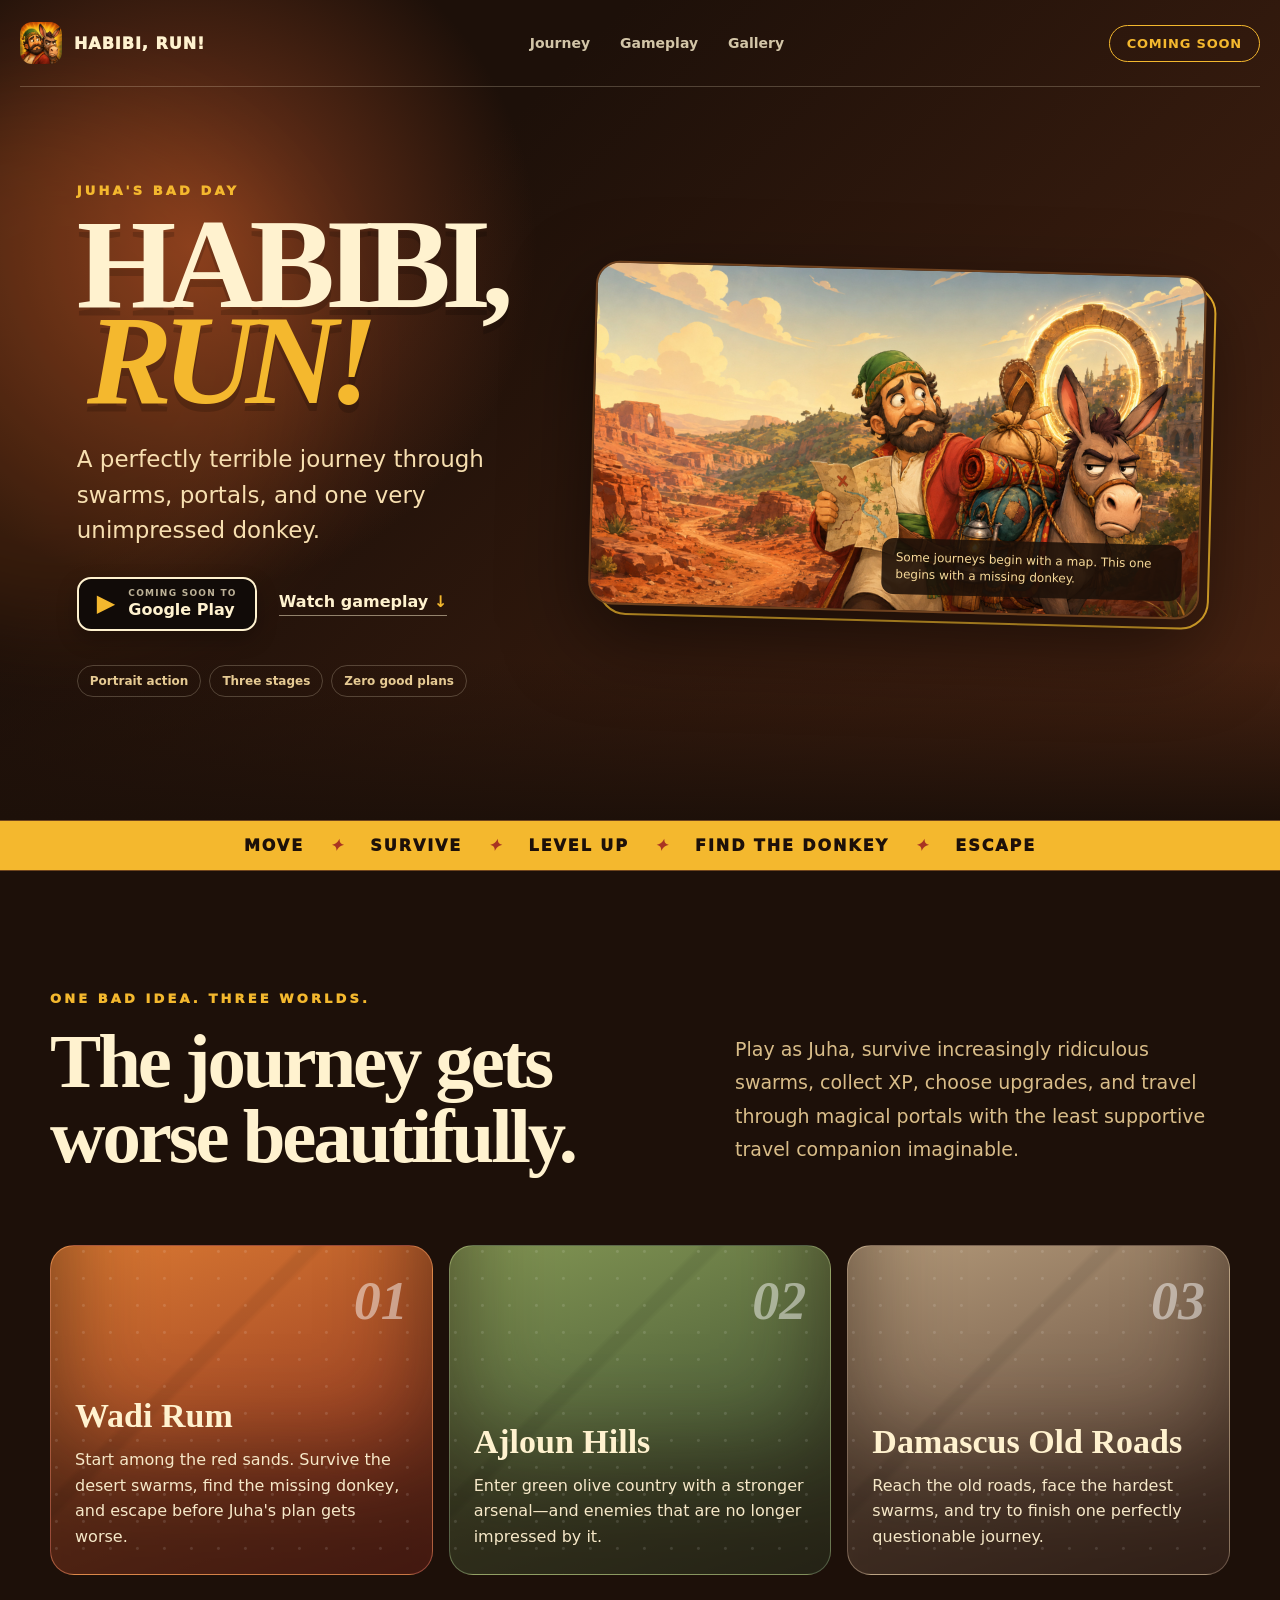
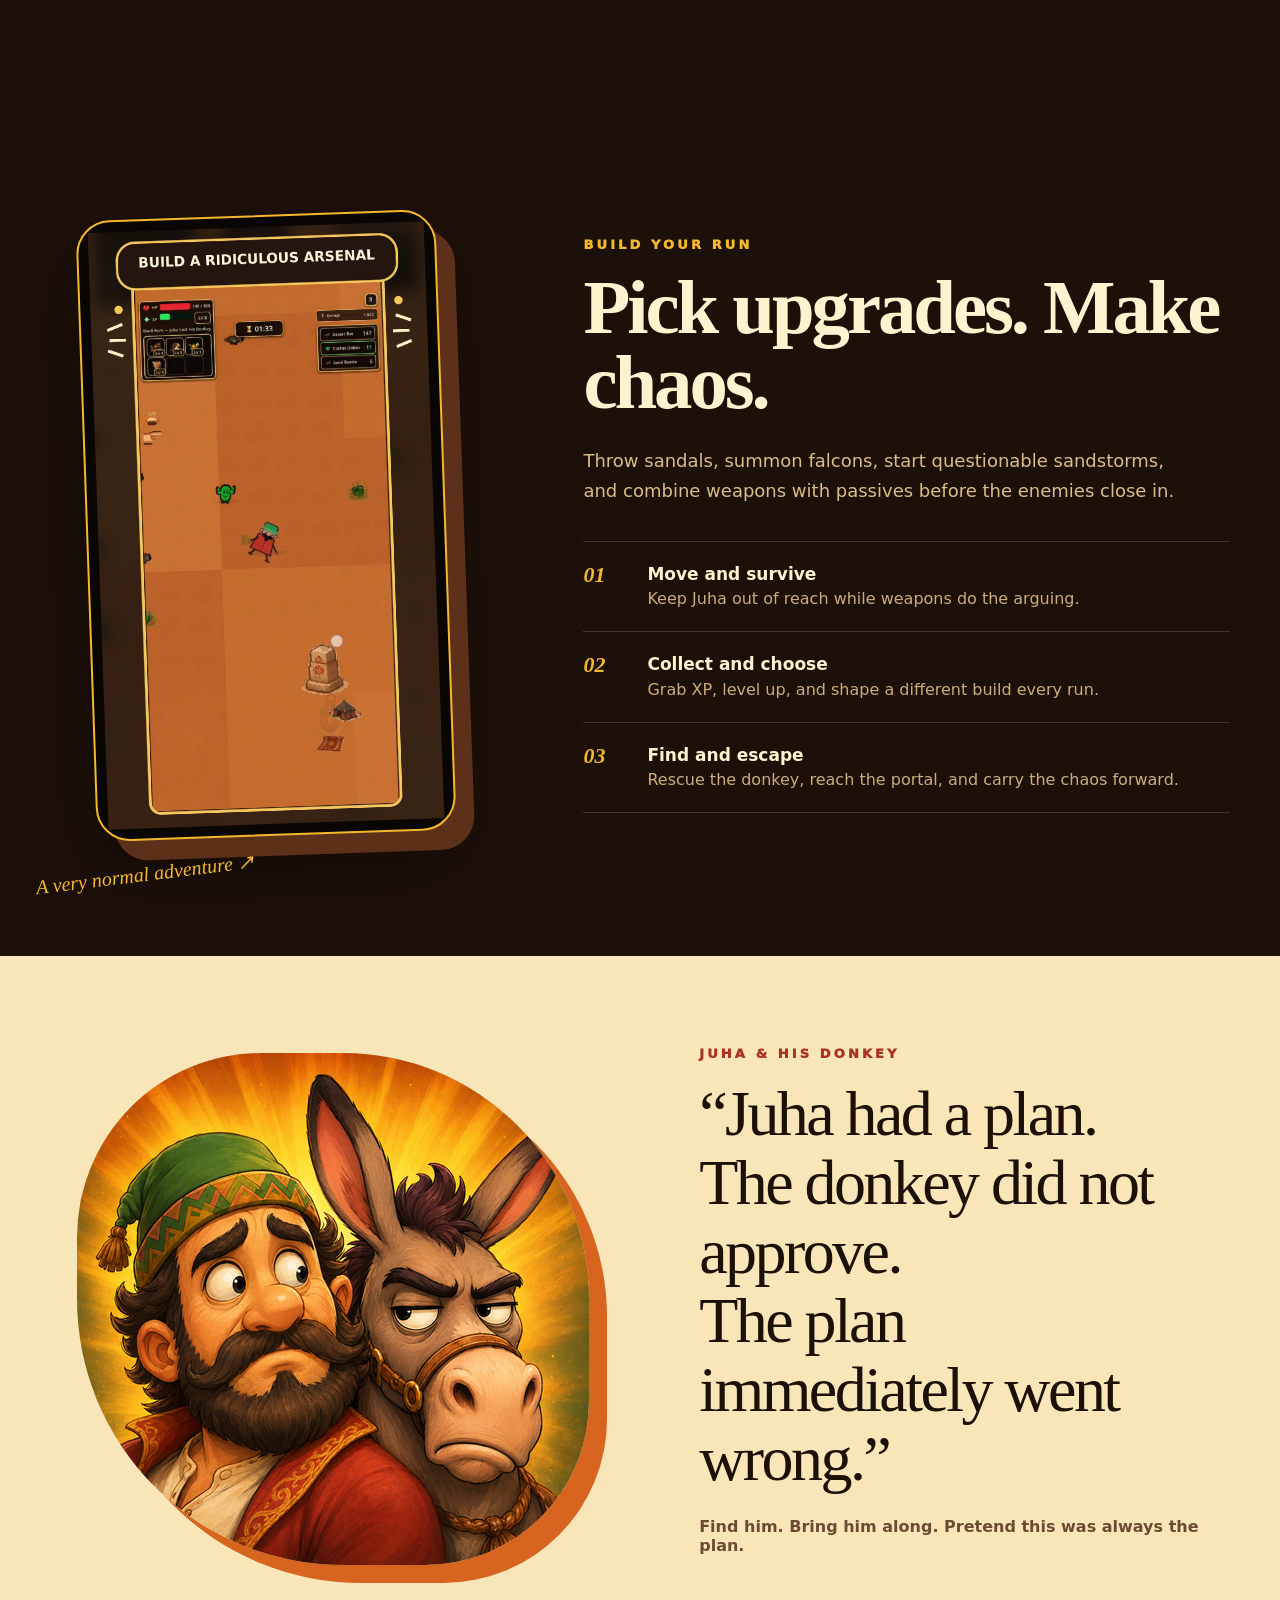
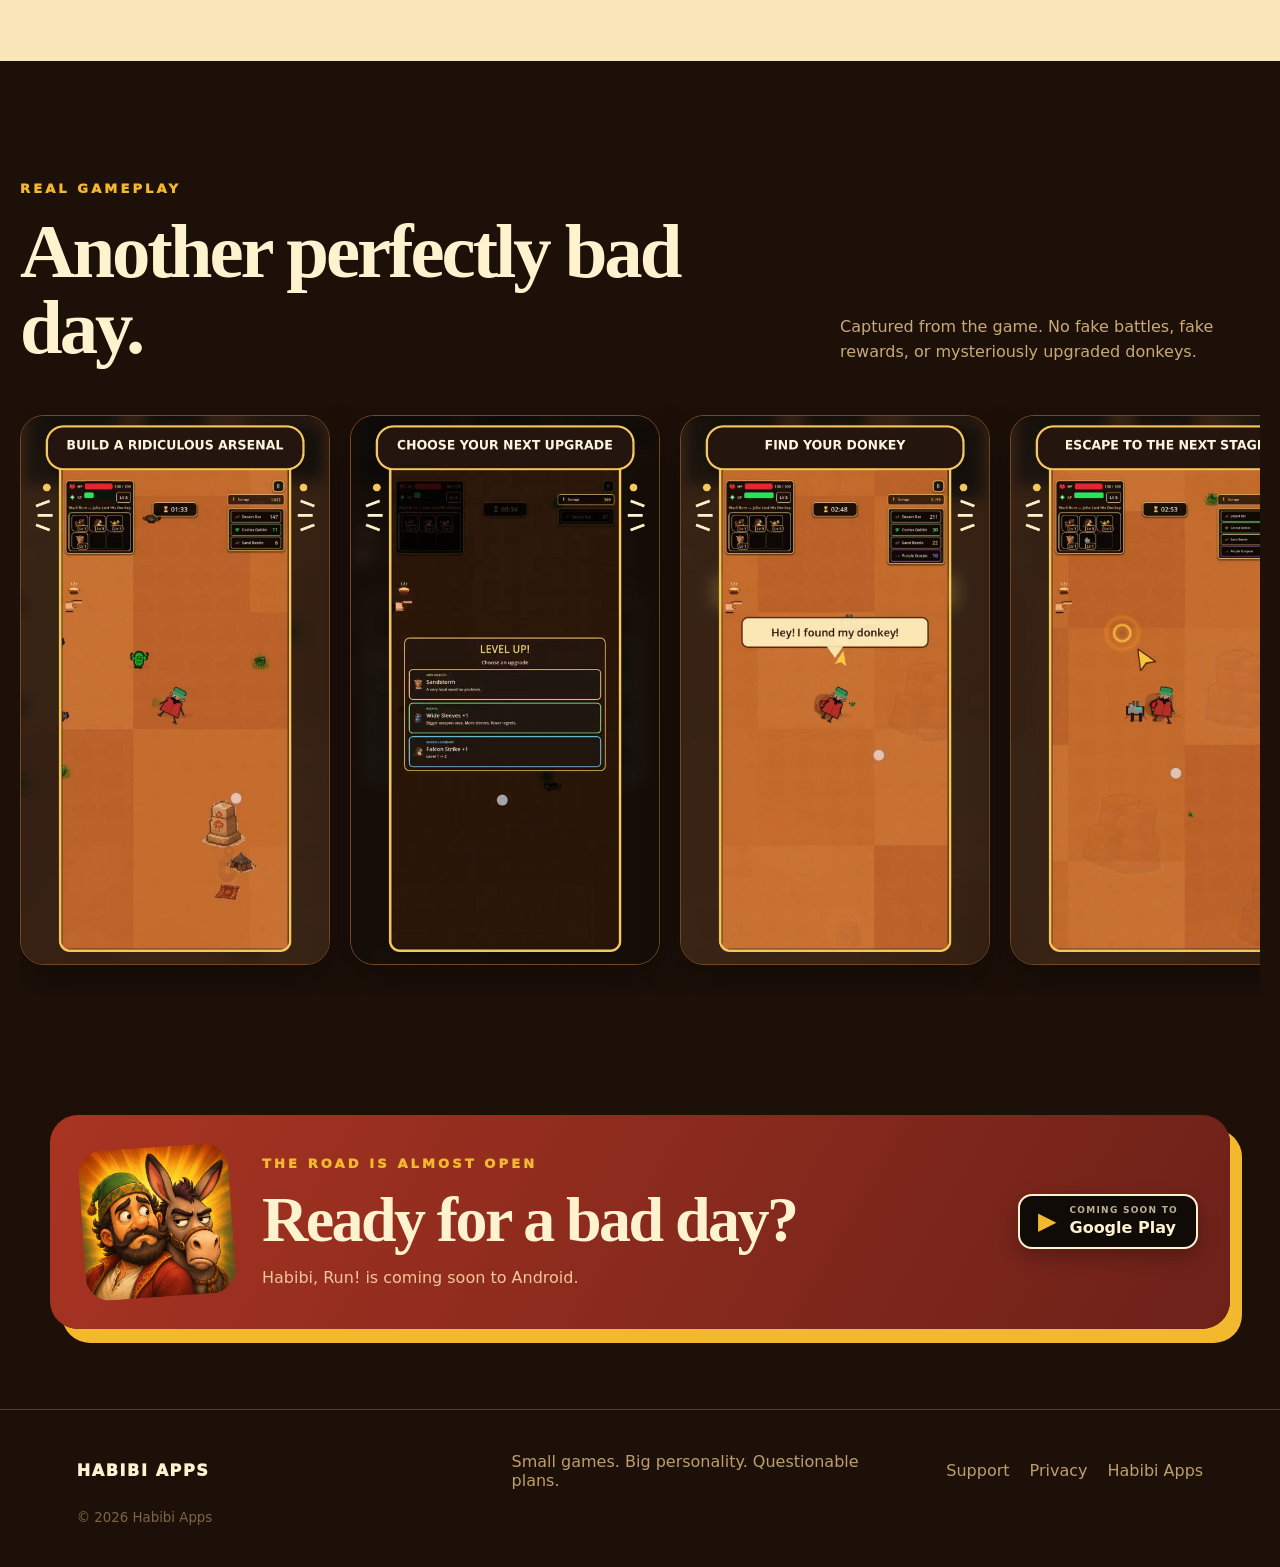
<file: index.html>
<!doctype html><html lang="en"><head><meta charset="utf-8"><meta name="viewport" content="width=device-width,initial-scale=1"><meta http-equiv="refresh" content="0;url=/habibirun/"><title>Habibi, Run!</title><link rel="canonical" href="https://habibiapps.com/habibirun/"></head><body><p><a href="/habibirun/">Open Habibi, Run!</a></p></body></html>
</file>
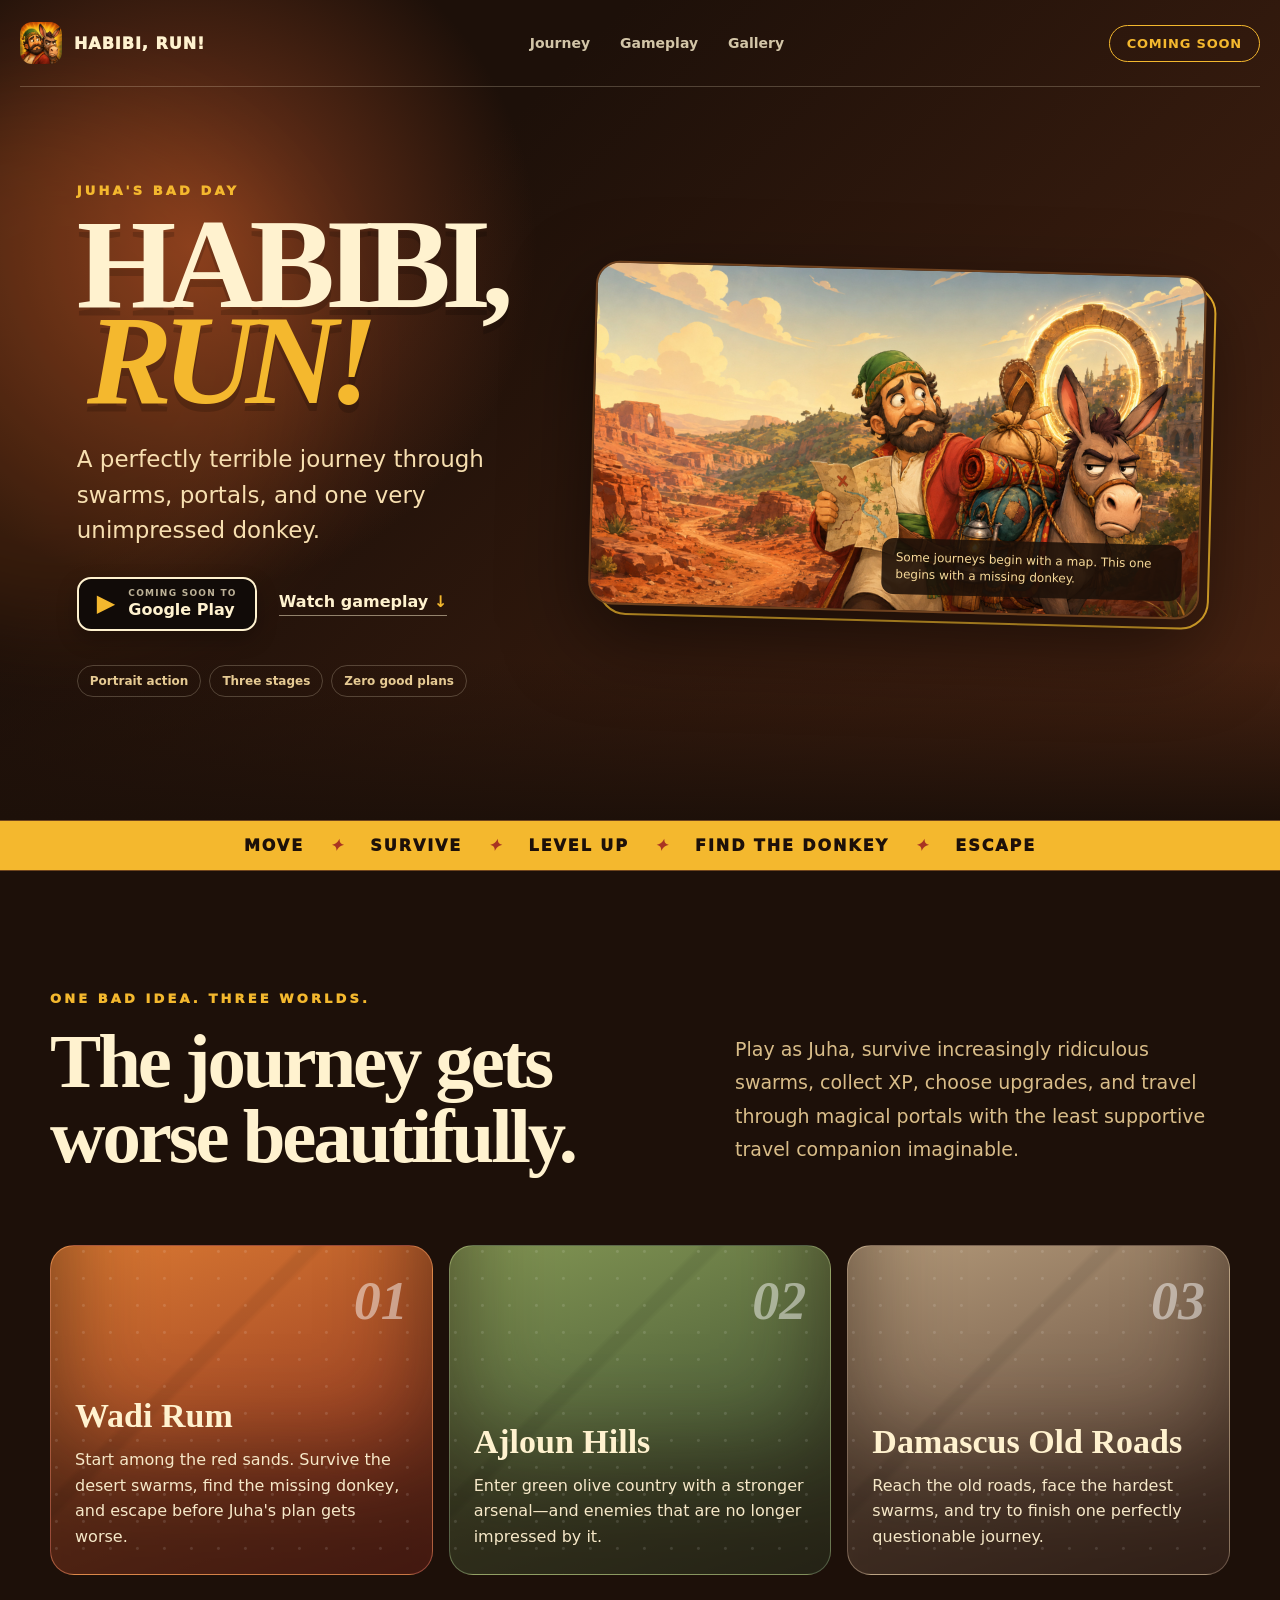
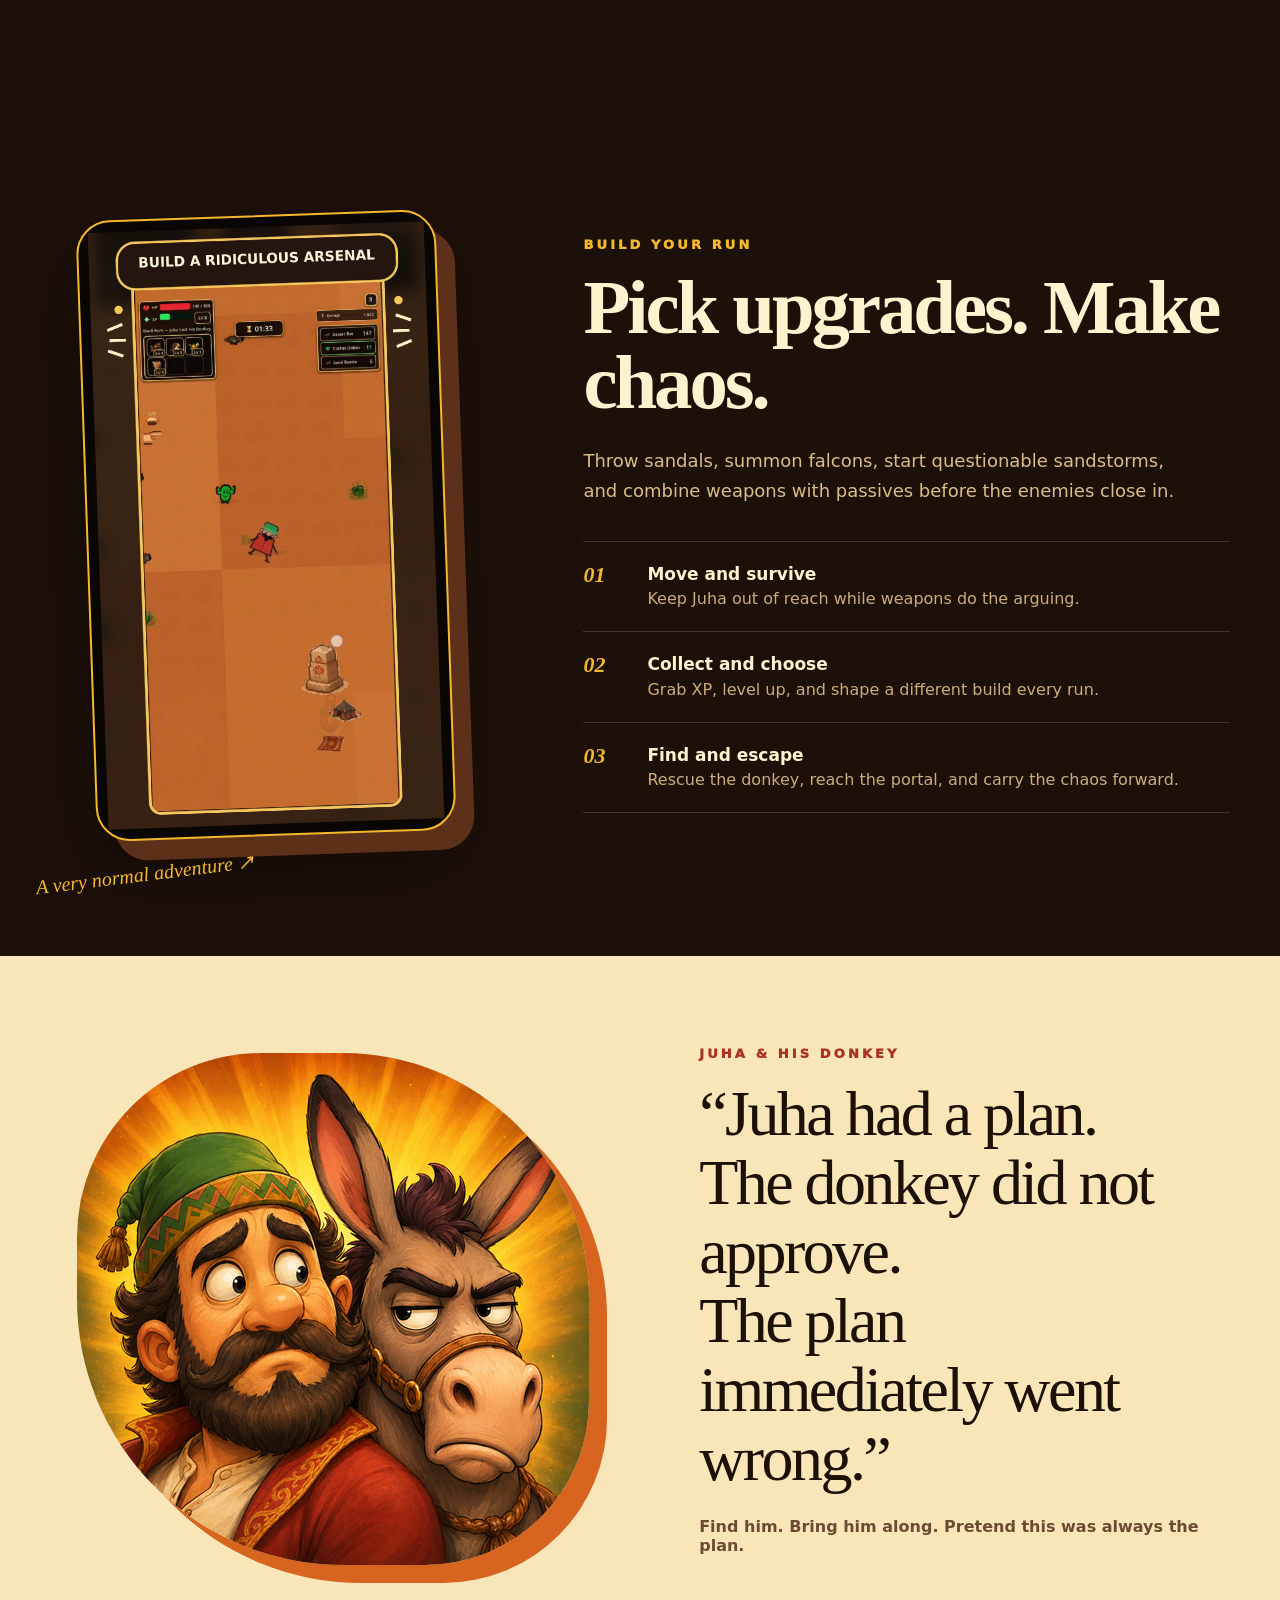
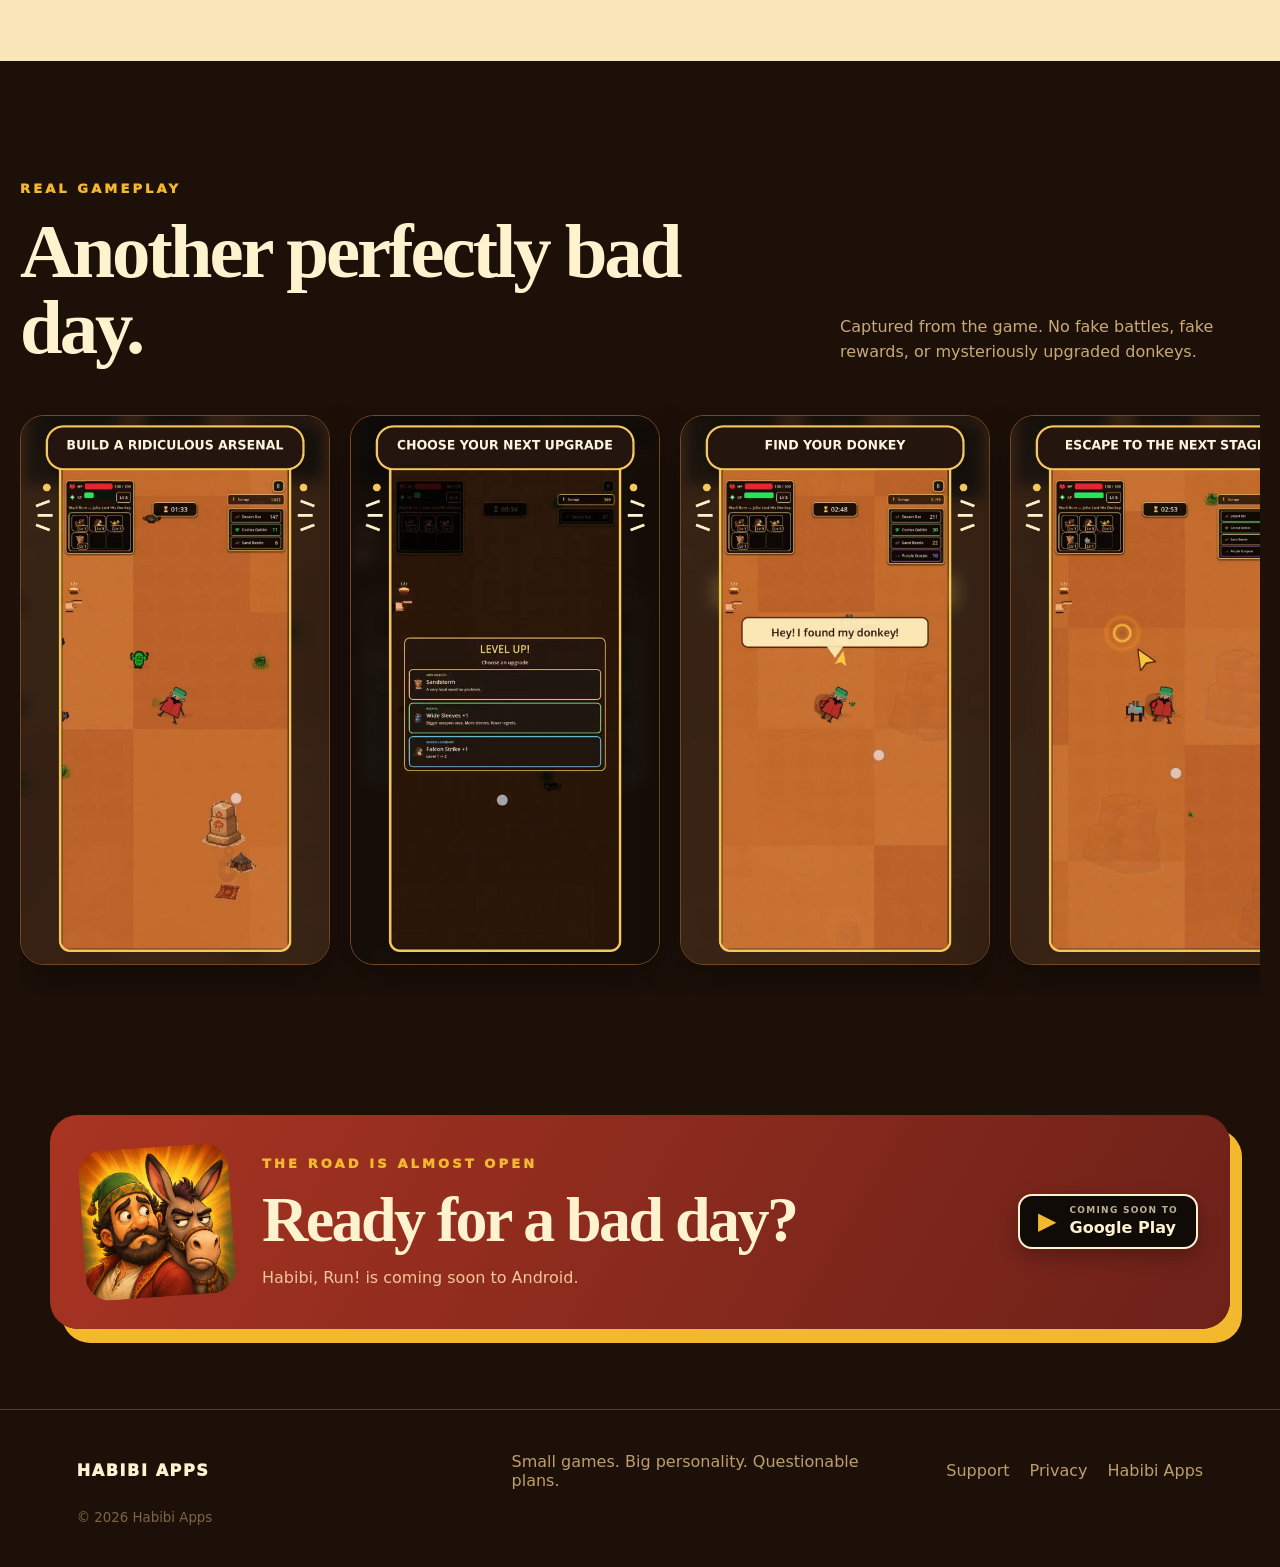
<file: habibirun/index.html>
<!doctype html>
<html lang="en">
<head>
  <meta charset="utf-8">
  <meta name="viewport" content="width=device-width,initial-scale=1">
  <meta name="theme-color" content="#1d1009">
  <title>Habibi, Run! — Juha's Bad Day</title>
  <meta name="description" content="Survive wild swarms, rescue your donkey, and escape through magical portals in a funny portrait survival-action adventure.">
  <link rel="canonical" href="https://habibiapps.com/habibirun/">
  <link rel="icon" href="./assets/icon.png">
  <meta property="og:title" content="Habibi, Run! — Juha's Bad Day">
  <meta property="og:description" content="A perfectly terrible journey through swarms, portals, and one very unimpressed donkey.">
  <meta property="og:type" content="website">
  <meta property="og:url" content="https://habibiapps.com/habibirun/">
  <meta property="og:image" content="https://habibiapps.com/habibirun/assets/og.jpg">
  <meta name="twitter:card" content="summary_large_image">
  <link rel="stylesheet" href="./styles.css">
</head>
<body>
<main>
  <header class="site-header">
    <a class="brand" href="#top" aria-label="Habibi Run home"><img src="./assets/icon.png" alt=""><span>HABIBI, RUN!</span></a>
    <nav aria-label="Primary navigation"><a href="#journey">Journey</a><a href="#gameplay">Gameplay</a><a href="#gallery">Gallery</a></nav>
    <a class="small-cta" href="#play">Coming soon</a>
  </header>
  <section class="hero" id="top">
    <div class="hero-glow" aria-hidden="true"></div>
    <div class="hero-copy">
      <p class="eyebrow">JUHA'S BAD DAY</p><h1>HABIBI,<span>RUN!</span></h1>
      <p class="hero-line">A perfectly terrible journey through swarms, portals, and one very unimpressed donkey.</p>
      <div class="hero-actions" id="play"><span class="play-badge" role="status"><span class="play-mark">▶</span><span><small>COMING SOON TO</small>Google Play</span></span><a class="text-link" href="#gameplay">Watch gameplay <span>↓</span></a></div>
      <ul class="quick-facts" aria-label="Game features"><li>Portrait action</li><li>Three stages</li><li>Zero good plans</li></ul>
    </div>
    <figure class="hero-art"><img src="./assets/hero.jpg" alt="Juha and his unimpressed donkey overlook Wadi Rum, Ajloun and Damascus"><figcaption>Some journeys begin with a map. This one begins with a missing donkey.</figcaption></figure>
  </section>
  <section class="ticker" aria-label="Game loop"><div>MOVE <i>✦</i> SURVIVE <i>✦</i> LEVEL UP <i>✦</i> FIND THE DONKEY <i>✦</i> ESCAPE</div></section>
  <section class="section intro" id="journey">
    <div class="section-heading"><p class="eyebrow">ONE BAD IDEA. THREE WORLDS.</p><h2>The journey gets worse beautifully.</h2></div>
    <p class="section-lede">Play as Juha, survive increasingly ridiculous swarms, collect XP, choose upgrades, and travel through magical portals with the least supportive travel companion imaginable.</p>
    <div class="stage-grid">
      <article class="stage-card stage-desert"><span class="stage-number">01</span><div><h3>Wadi Rum</h3><p>Start among the red sands. Survive the desert swarms, find the missing donkey, and escape before Juha's plan gets worse.</p></div></article>
      <article class="stage-card stage-hills"><span class="stage-number">02</span><div><h3>Ajloun Hills</h3><p>Enter green olive country with a stronger arsenal—and enemies that are no longer impressed by it.</p></div></article>
      <article class="stage-card stage-stone"><span class="stage-number">03</span><div><h3>Damascus Old Roads</h3><p>Reach the old roads, face the hardest swarms, and try to finish one perfectly questionable journey.</p></div></article>
    </div>
  </section>
  <section class="section gameplay" id="gameplay">
    <div class="video-column"><div class="video-shell"><img src="./assets/screenshots/02-combat.jpg" alt="Juha survives a busy desert swarm using an upgraded arsenal"></div><span class="scribble" aria-hidden="true">A very normal adventure ↗</span></div>
    <div class="gameplay-copy"><p class="eyebrow">BUILD YOUR RUN</p><h2>Pick upgrades. Make chaos.</h2><p>Throw sandals, summon falcons, start questionable sandstorms, and combine weapons with passives before the enemies close in.</p>
      <ol class="loop-list"><li><b>01</b><span><strong>Move and survive</strong>Keep Juha out of reach while weapons do the arguing.</span></li><li><b>02</b><span><strong>Collect and choose</strong>Grab XP, level up, and shape a different build every run.</span></li><li><b>03</b><span><strong>Find and escape</strong>Rescue the donkey, reach the portal, and carry the chaos forward.</span></li></ol>
    </div>
  </section>
  <section class="duo-section"><img src="./assets/icon.png" alt="Close-up of Juha looking worried beside his unimpressed donkey"><div><p class="eyebrow">JUHA &amp; HIS DONKEY</p><blockquote>“Juha had a plan.<br>The donkey did not approve.<br>The plan immediately went wrong.”</blockquote><p>Find him. Bring him along. Pretend this was always the plan.</p></div></section>
  <section class="section gallery" id="gallery">
    <div class="section-heading gallery-heading"><div><p class="eyebrow">REAL GAMEPLAY</p><h2>Another perfectly bad day.</h2></div><p>Captured from the game. No fake battles, fake rewards, or mysteriously upgraded donkeys.</p></div>
    <div class="screenshot-rail" tabindex="0" aria-label="Gameplay screenshot gallery">
      <figure><img src="./assets/screenshots/02-combat.jpg" alt="Build a ridiculous arsenal" loading="lazy"></figure><figure><img src="./assets/screenshots/03-upgrade.jpg" alt="Choose your next upgrade" loading="lazy"></figure><figure><img src="./assets/screenshots/04-donkey.jpg" alt="Find your donkey" loading="lazy"></figure><figure><img src="./assets/screenshots/05-portal.jpg" alt="Escape to the next stage" loading="lazy"></figure><figure><img src="./assets/screenshots/06-ajloun.jpg" alt="Survive tougher swarms" loading="lazy"></figure><figure><img src="./assets/screenshots/07-swarm.jpg" alt="Chaos follows everywhere" loading="lazy"></figure><figure><img src="./assets/screenshots/08-defeat.jpg" alt="Another perfectly bad day" loading="lazy"></figure>
    </div>
  </section>
  <section class="final-cta"><img src="./assets/icon.png" alt=""><div><p class="eyebrow">THE ROAD IS ALMOST OPEN</p><h2>Ready for a bad day?</h2><p>Habibi, Run! is coming soon to Android.</p></div><span class="play-badge"><span class="play-mark">▶</span><span><small>COMING SOON TO</small>Google Play</span></span></section>
  <footer><a class="footer-brand" href="#top">HABIBI APPS</a><p>Small games. Big personality. Questionable plans.</p><div><a href="mailto:akour@habibiapps.com">Support</a><a href="./privacy/">Privacy</a><a href="https://habibiapps.com">Habibi Apps</a></div><small>© 2026 Habibi Apps</small></footer>
</main>
</body>
</html>
</file>
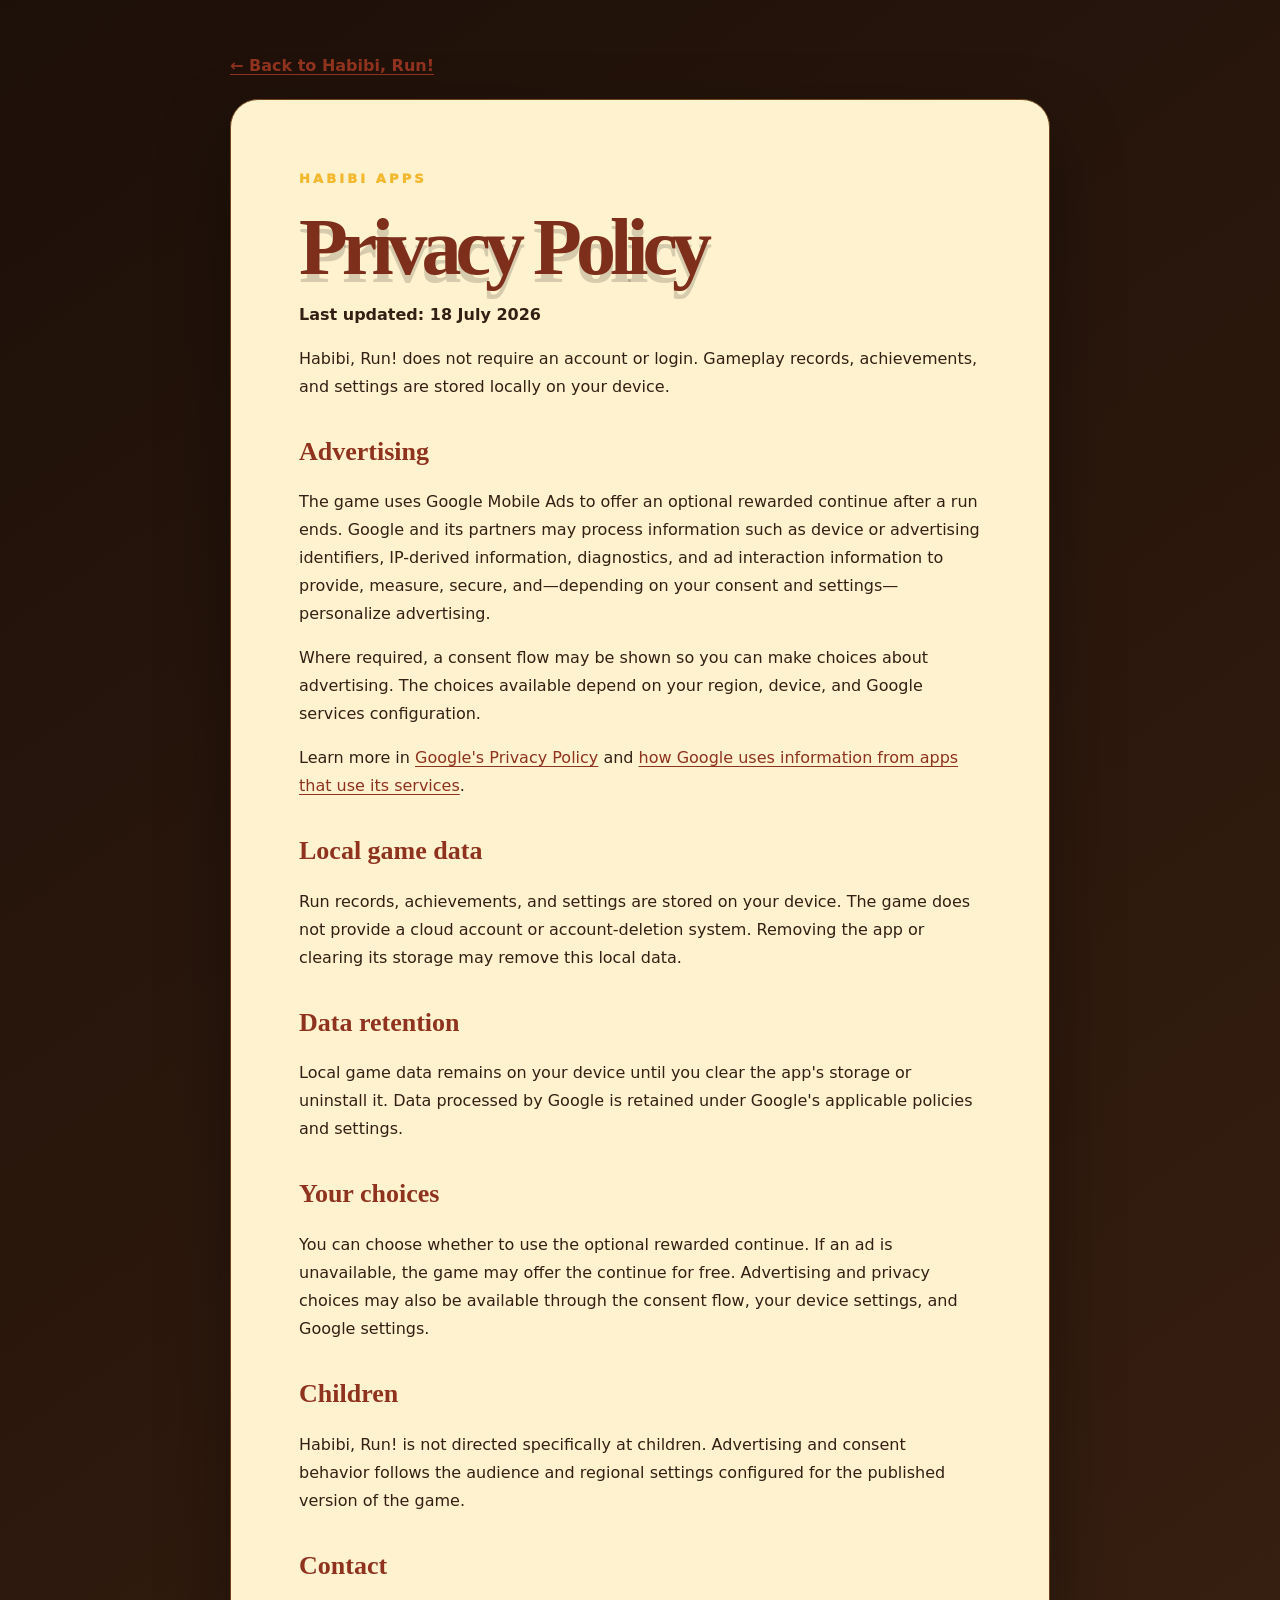
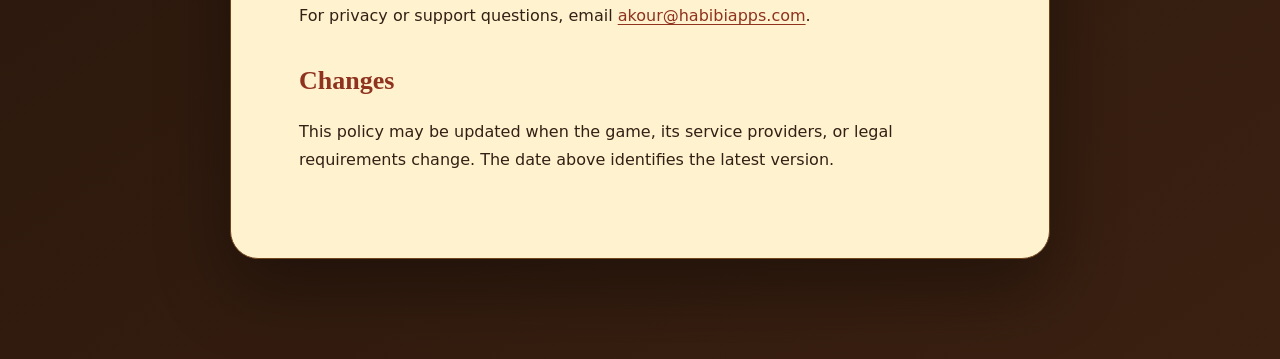
<file: habibirun/privacy/index.html>
<!doctype html>
<html lang="en"><head><meta charset="utf-8"><meta name="viewport" content="width=device-width,initial-scale=1"><meta name="theme-color" content="#1d1009"><title>Privacy Policy — Habibi, Run!</title><meta name="description" content="Privacy policy for Habibi, Run! by Habibi Apps."><link rel="canonical" href="https://habibiapps.com/habibirun/privacy/"><link rel="icon" href="../assets/icon.png"><link rel="stylesheet" href="../styles.css"></head>
<body><main class="privacy-page"><a class="privacy-back" href="../">← Back to Habibi, Run!</a><article>
  <p class="eyebrow">HABIBI APPS</p><h1>Privacy Policy</h1><p><strong>Last updated: 18 July 2026</strong></p>
  <p>Habibi, Run! does not require an account or login. Gameplay records, achievements, and settings are stored locally on your device.</p>
  <h2>Advertising</h2><p>The game uses Google Mobile Ads to offer an optional rewarded continue after a run ends. Google and its partners may process information such as device or advertising identifiers, IP-derived information, diagnostics, and ad interaction information to provide, measure, secure, and—depending on your consent and settings—personalize advertising.</p>
  <p>Where required, a consent flow may be shown so you can make choices about advertising. The choices available depend on your region, device, and Google services configuration.</p>
  <p>Learn more in <a href="https://policies.google.com/privacy">Google's Privacy Policy</a> and <a href="https://policies.google.com/technologies/partner-sites">how Google uses information from apps that use its services</a>.</p>
  <h2>Local game data</h2><p>Run records, achievements, and settings are stored on your device. The game does not provide a cloud account or account-deletion system. Removing the app or clearing its storage may remove this local data.</p>
  <h2>Data retention</h2><p>Local game data remains on your device until you clear the app's storage or uninstall it. Data processed by Google is retained under Google's applicable policies and settings.</p>
  <h2>Your choices</h2><p>You can choose whether to use the optional rewarded continue. If an ad is unavailable, the game may offer the continue for free. Advertising and privacy choices may also be available through the consent flow, your device settings, and Google settings.</p>
  <h2>Children</h2><p>Habibi, Run! is not directed specifically at children. Advertising and consent behavior follows the audience and regional settings configured for the published version of the game.</p>
  <h2>Contact</h2><p>For privacy or support questions, email <a href="mailto:akour@habibiapps.com">akour@habibiapps.com</a>.</p>
  <h2>Changes</h2><p>This policy may be updated when the game, its service providers, or legal requirements change. The date above identifies the latest version.</p>
</article></main></body></html>
</file>
<file: habibirun/styles.css>
:root { --ink:#1d1009; --cream:#fff2cf; --paper:#f8e6b8; --gold:#f4b82e; --orange:#d76520; --red:#a93422; }
* { box-sizing:border-box; }
html { scroll-behavior:smooth; }
body { margin:0; background:var(--ink); color:var(--cream); font-family:Inter,ui-sans-serif,system-ui,-apple-system,BlinkMacSystemFont,"Segoe UI",sans-serif; }
a { color:inherit; text-decoration:none; }
img { display:block; max-width:100%; }
:focus-visible { outline:3px solid var(--gold); outline-offset:4px; }
.site-header { position:absolute; z-index:10; top:0; left:50%; width:min(1240px,calc(100% - 40px)); transform:translateX(-50%); display:flex; align-items:center; justify-content:space-between; gap:24px; padding:22px 0; border-bottom:1px solid rgba(255,242,207,.22); }
.brand { display:flex; align-items:center; gap:12px; font-weight:950; letter-spacing:.06em; }
.brand img { width:42px; height:42px; border-radius:12px; }
nav { display:flex; gap:30px; font-size:14px; font-weight:750; }
nav a { opacity:.8; }
nav a:hover { opacity:1; color:var(--gold); }
.small-cta { border:1px solid var(--gold); border-radius:999px; padding:10px 17px; color:var(--gold); font-size:13px; font-weight:850; text-transform:uppercase; letter-spacing:.06em; }
.hero { min-height:820px; position:relative; overflow:hidden; display:grid; grid-template-columns:minmax(0,.85fr) minmax(520px,1.15fr); align-items:center; gap:clamp(30px,5vw,80px); padding:140px max(6vw,calc((100vw - 1240px)/2)) 80px; background:radial-gradient(circle at 15% 30%,#7f3a1d 0,transparent 28%),linear-gradient(135deg,#1d1009 30%,#4a2412 100%); }
.hero::after { content:""; position:absolute; inset:auto 0 0; height:160px; background:linear-gradient(transparent,var(--ink)); pointer-events:none; }
.hero-glow { position:absolute; width:520px; height:520px; left:-200px; top:100px; background:var(--orange); opacity:.15; filter:blur(50px); border-radius:50%; }
.hero-copy { position:relative; z-index:2; }
.eyebrow { margin:0 0 18px; color:var(--gold); font-size:13px; font-weight:950; letter-spacing:.24em; }
h1,h2,h3,blockquote { font-family:Georgia,"Times New Roman",serif; }
h1 { margin:0; font-size:clamp(78px,10vw,152px); line-height:.75; letter-spacing:-.075em; text-shadow:0 8px 0 rgba(0,0,0,.16); }
h1 span { display:block; color:var(--gold); font-style:italic; transform:translateX(.08em); }
.hero-line { max-width:560px; margin:34px 0 28px; color:#f7dfb0; font-size:clamp(18px,2vw,23px); line-height:1.55; }
.hero-actions { display:flex; align-items:center; flex-wrap:wrap; gap:22px; }
.play-badge { display:inline-flex; align-items:center; gap:13px; border:2px solid var(--cream); border-radius:14px; padding:10px 18px; background:#110b08; font-weight:900; line-height:1.05; box-shadow:0 8px 20px rgba(0,0,0,.25); }
.play-badge small { display:block; margin-bottom:4px; font-size:9px; letter-spacing:.14em; opacity:.72; }
.play-mark { font-size:24px; color:var(--gold); }
.text-link { font-weight:800; border-bottom:1px solid rgba(255,242,207,.5); padding-bottom:4px; }
.text-link span { color:var(--gold); }
.quick-facts { list-style:none; display:flex; flex-wrap:wrap; gap:8px; margin:34px 0 0; padding:0; }
.quick-facts li { border:1px solid rgba(255,242,207,.22); border-radius:999px; padding:8px 12px; color:#e6ca93; font-size:12px; font-weight:760; }
.hero-art { position:relative; z-index:1; margin:0; transform:rotate(1.5deg); }
.hero-art::before { content:""; position:absolute; inset:10px -10px -10px 10px; border:2px solid var(--gold); border-radius:28px; }
.hero-art img { position:relative; aspect-ratio:16/9; object-fit:cover; border-radius:24px; border:2px solid #6f421f; box-shadow:0 30px 80px rgba(0,0,0,.5); }
.hero-art figcaption { position:absolute; right:18px; bottom:18px; max-width:300px; padding:11px 14px; background:rgba(29,16,9,.88); border-radius:12px; color:#f6d999; font-size:12px; line-height:1.4; }
.ticker { overflow:hidden; border-block:1px solid #70451d; background:var(--gold); color:var(--ink); font-weight:950; letter-spacing:.12em; white-space:nowrap; }
.ticker div { width:max-content; min-width:100%; padding:15px 24px; text-align:center; }
.ticker i { padding:0 18px; color:var(--red); }
.section { width:min(1180px,calc(100% - 40px)); margin:0 auto; padding:120px 0; }
.intro { display:grid; grid-template-columns:1.1fr .9fr; gap:40px 80px; }
.section-heading h2,.gameplay h2,.final-cta h2 { margin:0; font-size:clamp(44px,6vw,78px); line-height:.98; letter-spacing:-.04em; }
.section-lede { margin:42px 0 0; color:#d9bd89; font-size:19px; line-height:1.75; }
.stage-grid { grid-column:1/-1; display:grid; grid-template-columns:repeat(3,1fr); gap:16px; margin-top:30px; }
.stage-card { position:relative; min-height:330px; overflow:hidden; display:flex; flex-direction:column; justify-content:space-between; padding:24px; border:1px solid rgba(255,242,207,.15); border-radius:24px; box-shadow:inset 0 -120px 100px rgba(29,16,9,.62); }
.stage-card::before { content:""; position:absolute; inset:0; opacity:.25; background:radial-gradient(circle at 20% 20%,#fff7 0 1px,transparent 2px),linear-gradient(135deg,transparent 35%,#0004 36% 38%,transparent 39%); background-size:27px 27px,auto; }
.stage-card>* { position:relative; z-index:1; }
.stage-desert { background:linear-gradient(160deg,#d97832,#7f281d); }
.stage-hills { background:linear-gradient(160deg,#829553,#32422b); }
.stage-stone { background:linear-gradient(160deg,#b29878,#4f382e); }
.stage-number { align-self:flex-end; font:italic 700 54px Georgia,serif; color:rgba(255,255,255,.48); }
.stage-card h3 { margin:0 0 12px; font-size:34px; }
.stage-card p { margin:0; color:#f6e8c8; line-height:1.6; }
.gameplay { display:grid; grid-template-columns:.8fr 1.2fr; gap:clamp(50px,8vw,110px); align-items:center; }
.video-column { position:relative; display:flex; justify-content:center; }
.video-shell { width:min(360px,86vw); padding:10px; background:#090604; border:2px solid var(--gold); border-radius:34px; box-shadow:18px 20px 0 #5d301a,0 30px 70px rgba(0,0,0,.4); transform:rotate(-2deg); }
.video-shell video { display:block; width:100%; aspect-ratio:9/16; object-fit:cover; border-radius:24px; background:#000; }
.scribble { position:absolute; left:-15px; bottom:-50px; font:italic 20px Georgia,serif; color:var(--gold); transform:rotate(-7deg); }
.gameplay-copy>p:not(.eyebrow) { max-width:610px; margin:25px 0 34px; color:#d9bd89; font-size:18px; line-height:1.7; }
.loop-list { list-style:none; margin:0; padding:0; border-top:1px solid rgba(255,242,207,.16); }
.loop-list li { display:grid; grid-template-columns:48px 1fr; gap:16px; padding:20px 0; border-bottom:1px solid rgba(255,242,207,.16); }
.loop-list b { color:var(--gold); font:italic 700 22px Georgia,serif; }
.loop-list span { color:#c9ad7d; line-height:1.5; }
.loop-list strong { display:block; color:var(--cream); font-size:17px; }
.duo-section { display:grid; grid-template-columns:minmax(280px,520px) 1fr; gap:clamp(40px,8vw,110px); align-items:center; padding:90px max(6vw,calc((100vw - 1180px)/2)); background:var(--paper); color:var(--ink); }
.duo-section img { border-radius:36% 48% 32% 52%; box-shadow:18px 18px 0 var(--orange); }
.duo-section .eyebrow { color:var(--red); }
.duo-section blockquote { margin:0 0 24px; font-size:clamp(38px,5vw,70px); line-height:1.08; letter-spacing:-.04em; }
.duo-section>div>p:last-child { color:#6d4b32; font-weight:750; }
.gallery { width:min(1320px,calc(100% - 40px)); }
.gallery-heading { display:flex; justify-content:space-between; align-items:end; gap:40px; margin-bottom:40px; }
.gallery-heading>p { max-width:420px; margin:0; color:#c8aa77; line-height:1.6; }
.screenshot-rail { display:flex; gap:20px; overflow-x:auto; padding:10px 4px 30px; scroll-snap-type:x mandatory; scrollbar-color:var(--gold) #3d2414; }
.screenshot-rail figure { flex:0 0 min(310px,78vw); margin:0; scroll-snap-align:start; }
.screenshot-rail img { width:100%; border-radius:24px; border:1px solid #744922; box-shadow:0 18px 40px rgba(0,0,0,.32); }
.final-cta { width:min(1180px,calc(100% - 40px)); margin:0 auto 80px; display:grid; grid-template-columns:150px 1fr auto; align-items:center; gap:30px; padding:32px; border-radius:28px; background:linear-gradient(120deg,var(--red),#6c2119); box-shadow:12px 14px 0 var(--gold); }
.final-cta>img { width:150px; border-radius:24px; transform:rotate(-4deg); }
.final-cta h2 { font-size:clamp(38px,5vw,66px); }
.final-cta p:not(.eyebrow) { margin-bottom:0; color:#f2c69b; }
footer { display:grid; grid-template-columns:1fr 1fr auto; align-items:center; gap:20px 40px; padding:42px max(6vw,calc((100vw - 1180px)/2)); border-top:1px solid #5f3b20; color:#bd9e6c; }
.footer-brand { color:var(--cream); font-weight:950; letter-spacing:.1em; }
footer p { margin:0; }
footer div { display:flex; gap:20px; }
footer a:hover { color:var(--gold); }
footer small { grid-column:1/-1; opacity:.6; }
.privacy-page { min-height:100vh; padding:56px 20px 100px; background:linear-gradient(145deg,#1d1009,#3a2011); }
.privacy-back { display:block; width:min(820px,100%); margin:0 auto 24px; color:var(--gold); font-weight:800; }
.privacy-page article { width:min(820px,100%); margin:0 auto; padding:clamp(28px,6vw,68px); border:1px solid #70451d; border-radius:28px; background:#fff2cf; color:#332014; box-shadow:0 30px 70px rgba(0,0,0,.35); }
.privacy-page h1 { color:#7e2f1c; font-size:clamp(48px,8vw,80px); line-height:.95; }
.privacy-page h2 { margin-top:36px; color:#8f321e; font-size:26px; }
.privacy-page p { line-height:1.75; }
.privacy-page a { color:#8f321e; text-decoration:underline; text-underline-offset:3px; }
@media (max-width:920px) { nav{display:none}.hero{grid-template-columns:1fr;min-height:auto;padding-top:130px}.hero-copy{max-width:700px}.hero-art{max-width:760px}.intro{grid-template-columns:1fr}.section-lede{margin-top:0}.stage-grid{grid-template-columns:1fr}.stage-card{min-height:260px}.gameplay{grid-template-columns:1fr}.video-column{order:2}.duo-section{grid-template-columns:1fr}.duo-section img{max-width:520px}.final-cta{grid-template-columns:110px 1fr}.final-cta>img{width:110px}.final-cta .play-badge{grid-column:1/-1;justify-self:start}footer{grid-template-columns:1fr}footer small{grid-column:1} }
@media (max-width:560px) { .site-header{width:calc(100% - 28px)}.small-cta{display:none}.brand span{font-size:14px}.hero{padding:120px 18px 62px}h1{font-size:clamp(66px,25vw,105px)}.hero-line{margin-top:26px}.hero-art figcaption{position:relative;right:auto;bottom:auto;margin-top:10px}.section{width:calc(100% - 32px);padding:84px 0}.intro{gap:30px}.gallery-heading{display:block}.gallery-heading>p{margin-top:20px}.duo-section{padding:70px 18px}.final-cta{width:calc(100% - 32px);grid-template-columns:1fr;padding:24px;box-shadow:7px 8px 0 var(--gold)}.final-cta>img{width:100px}footer{padding:38px 18px}footer div{flex-wrap:wrap} }
@media (prefers-reduced-motion:reduce) { html{scroll-behavior:auto} }
</file>
